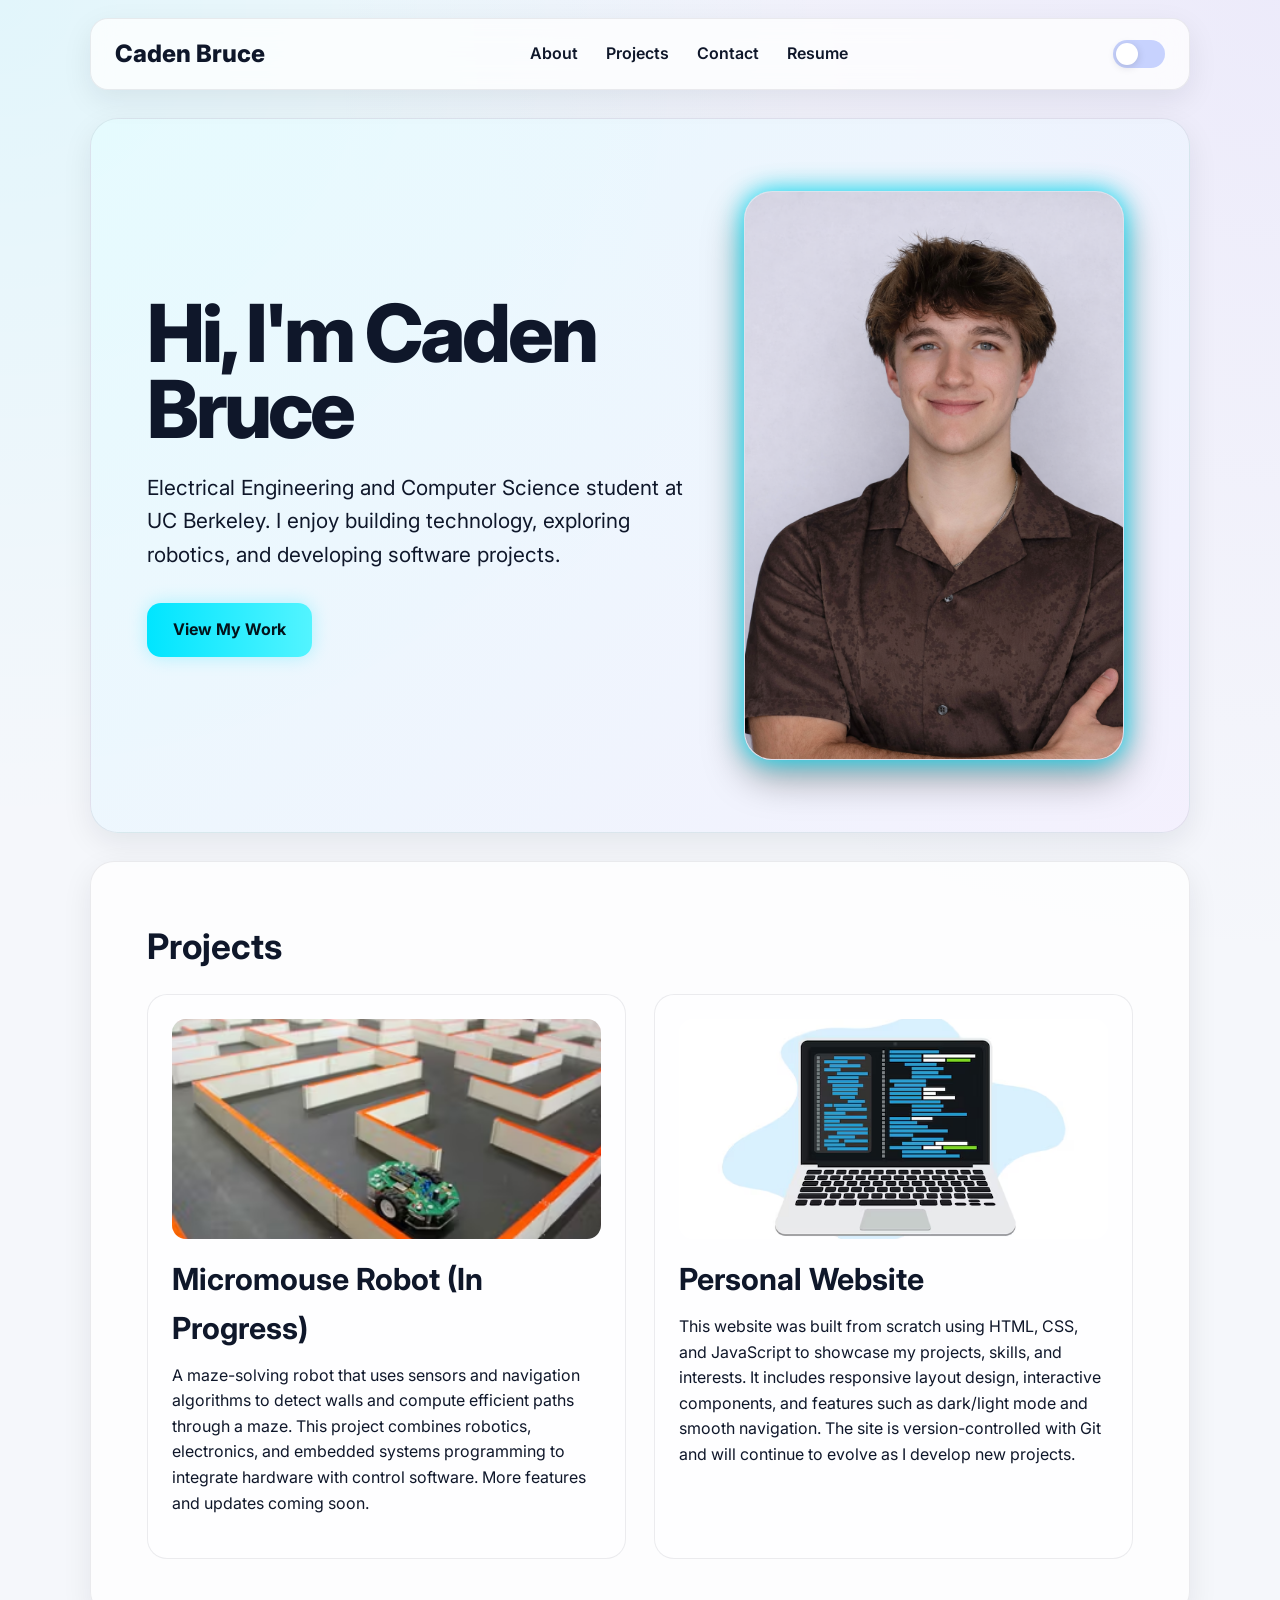
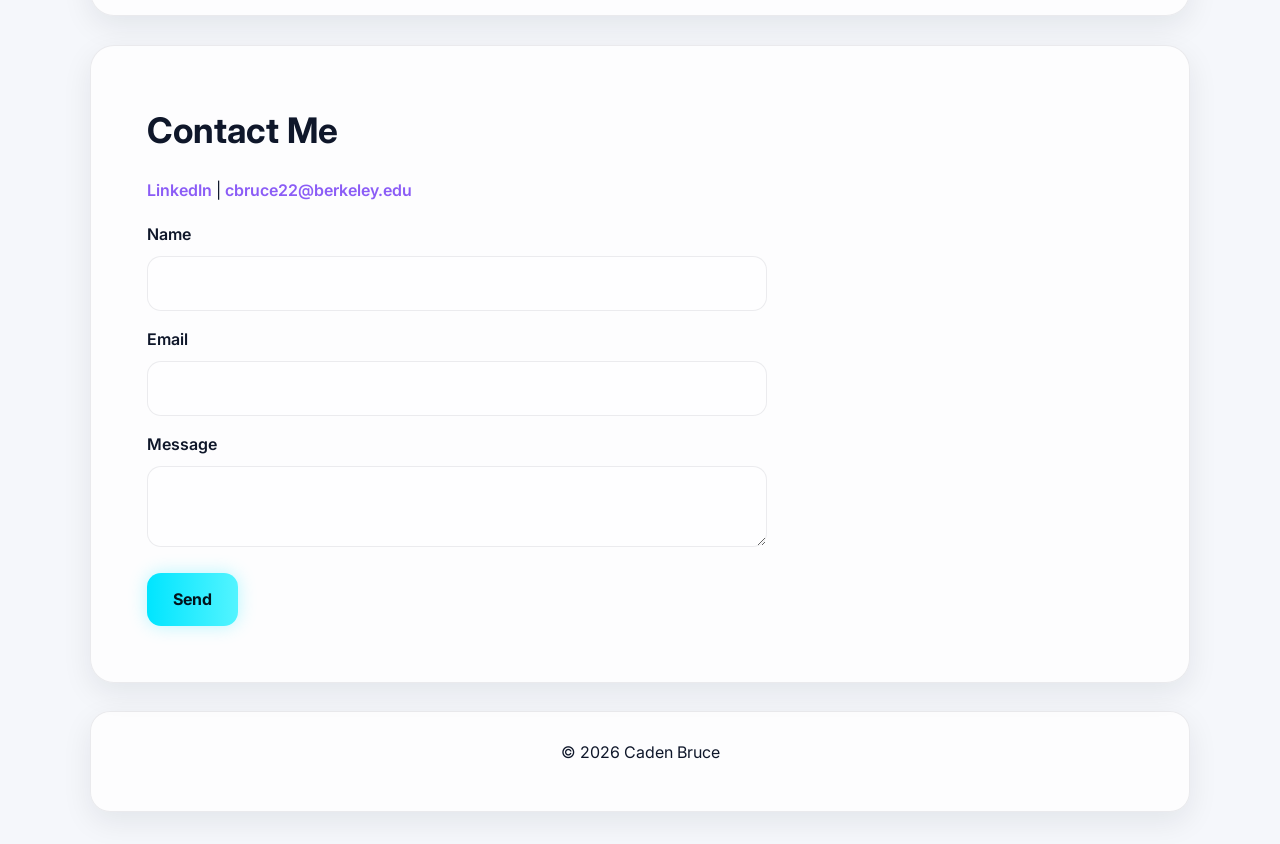
<file: index.html>
<!DOCTYPE html>
<html lag="en">

<head>

<meta charset="UTF-8">
<meta name="viewport" content="width=device-width, initial-scale=1.0">
<meta name="description" content="Personal website of Caden Bruce - UC Berkeley EECS student, programmer, and builder.">

<script>
  /* JS that runs before the page loads to apply dark mode if it was saved previously */
if (localStorage.getItem("theme") === "dark") {
  document.documentElement.classList.add("dark");
}
</script>

<title>Caden's Portfolio</title>

<link rel="stylesheet" href="style.css"> <!--connect CSS file to website-->

<link rel="preconnect" href="https://fonts.googleapis.com"> <!--connect early to google font servers-->
<link href="https://fonts.googleapis.com/css2?family=Inter:wght@300;400;600;700&display=swap" rel="stylesheet">
<!--import inter font with diff weights-->
</head>

<body>
    <body id="top">
  <div class="progress-bar"></div> <!--progress bar element for css-->

  <header class="navbar">
    <a href="#" class="logo">Caden Bruce</a> <!--links name to scroll to top of page-->

    <nav class="nav-links">
      <a href="about.html">About</a> <!--no # needed as it is a file path-->
      <a href="#projects">Projects</a> <!--# in front of projects and contact so browser knows its an ID-->
      <a href="#contact">Contact</a> 
      <a href="Resume/CadenBruce_Resume.pdf" target="_blank">Resume</a> <!--no # needed as it is a file path-->

    </nav>

    <label class="theme-switch"> <!--container for dark mode toggle switch-->
      <input type="checkbox" id="darkModeToggle"> <!--checkbox input that JS uses to toggle dark mode-->
      <span class="slider"></span> <!--make it look like a slider-->
    </label>
  </header>

 <!-- Hero Section -->
<section class="hero"> 

<div class="hero-text"> <!--container for text on left side-->

<h1>Hi, I'm Caden Bruce</h1>

<p>
Electrical Engineering and Computer Science student at UC Berkeley.
I enjoy building technology, exploring robotics, and developing software projects.
</p>

<div class="hero-buttons"> <!--container for buttons-->
<button class="primary-btn">View My Work</button> <!--button that scrolls to projects-->
</div>

</div>

<div class="hero-image"> <!--container for portrait image-->
<img src="Images/Portrait.png" alt="Caden Bruce">
</div>

</section>

<!-- Projects Section -->

<section id="projects" class="section">
<!-- section that contains your projects. ID allows navigation scrolling -->
<h2>Projects</h2> 

<div class="projects-grid"> <!--container that golds all project cards-->

<div class="project-card"> <!--individual project card-->

<img src="Images/micromouse.avif" alt="Micromouse Robot">

<h3>Micromouse Robot (In Progress)</h3>

<p>
A maze-solving robot that uses sensors and navigation algorithms to detect walls and 
compute efficient paths through a maze. This project combines robotics, electronics, and 
embedded systems programming to integrate hardware with control software. More features 
and updates coming soon.
</p>

</div>


<div class="project-card">

<img src="Images/Websitecover.avif" alt="Personal Website">

<h3>Personal Website</h3>

<p>
This website was built from scratch using HTML, CSS, and JavaScript to showcase my projects,
skills, and interests. It includes responsive layout design, interactive components, and 
features such as dark/light mode and smooth navigation. The site is version-controlled with
Git and will continue to evolve as I develop new projects.
</p>

</div>

</div>

</section>

<!-- Contact Section -->


<section id="contact" class="section"> 

<h2>Contact Me</h2>

<p class="contact-links"> <!--contact links for linkedin and email-->
  <a href="https://www.linkedin.com/in/cadenbruce/" target="_blank">LinkedIn</a> |
  <a href="mailto:cbruce22@berkeley.edu">cbruce22@berkeley.edu</a>
</p>

<form id="contact-form" action="https://formspree.io/f/mwvrpbnz" method="POST">
<!-- contact form that sends messages using Formspree -->
<label>Name</label>
<input type="text" name="name" required>

<label>Email</label>
<input type="email" name="email" required>

<label>Message</label>
<textarea name="message" required></textarea>

<button type="submit">Send</button>

</form>

</section>


<footer>

<p>© 2026 Caden Bruce</p>

</footer>


<script src="script.js"></script> <!--links JS file-->

</body>

</html>
</file>
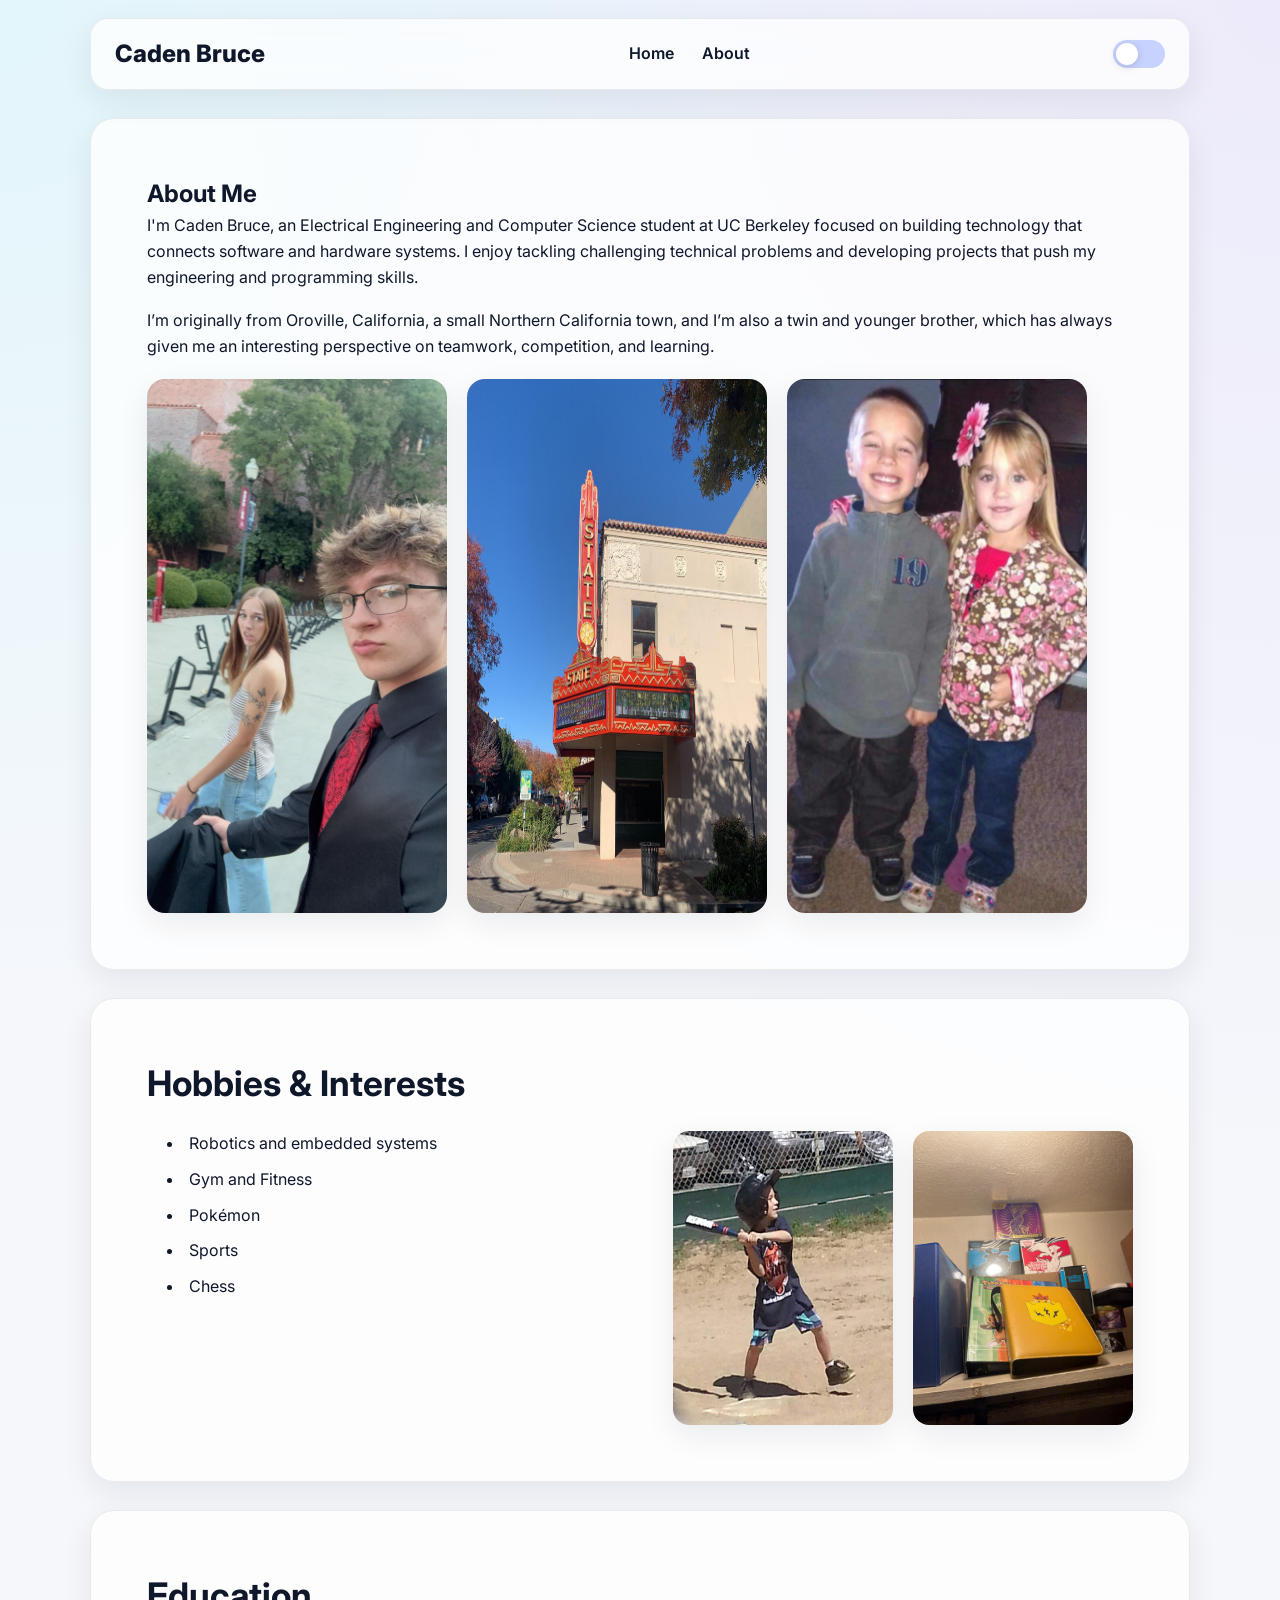
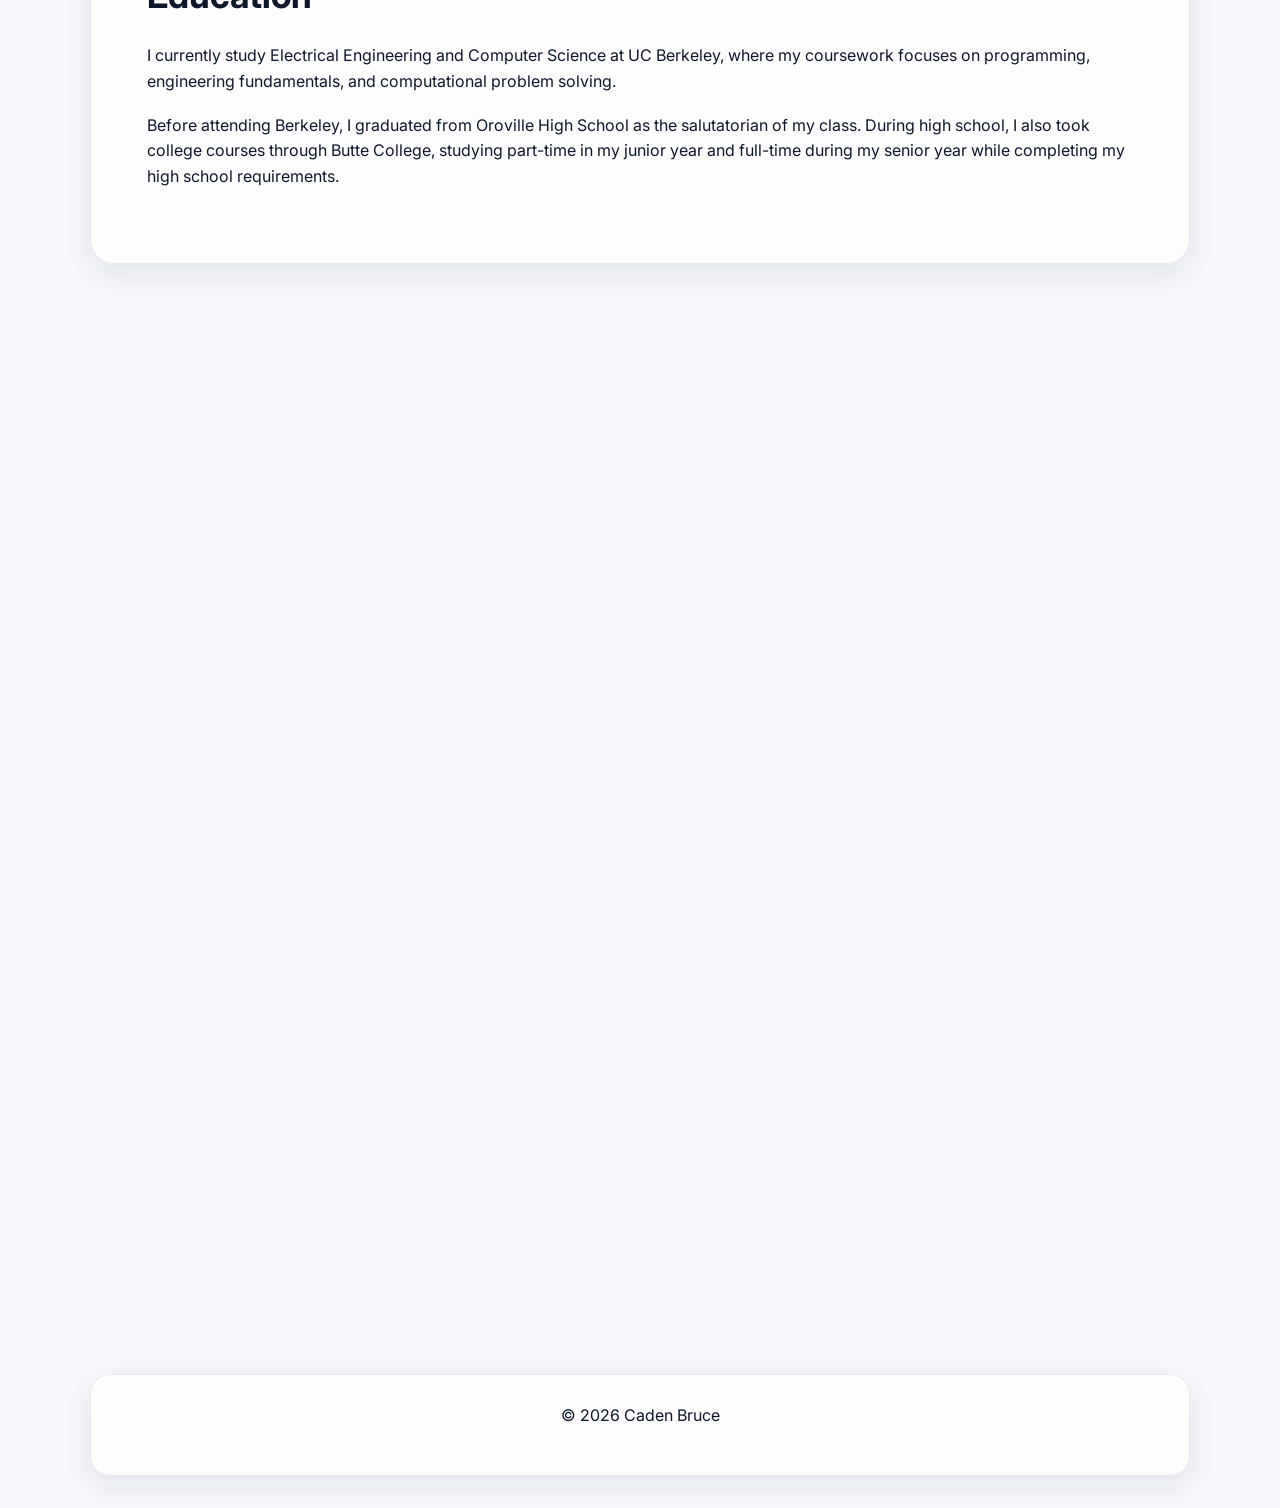
<file: about.html>
<!DOCTYPE html>
<html lang="en">

<head>

<meta charset="UTF-8">
<meta name="viewport" content="width=device-width, initial-scale=1.0"> <!--responsive for mobile devices-->
<meta name="description" content="About Caden Bruce - UC Berkeley EECS student"> <!-- description used by search engines when your site appears in results -->


<script>
  /* JS that checks if dark mode was previously selected, same as previous html page */

if (localStorage.getItem("theme") === "dark") {
  document.documentElement.classList.add("dark");
}
</script> <!-- if dark mode was saved in the browser, add the "dark" class to the page -->


<title>About | Caden Bruce</title> <!--title for browser tab-->

<link rel="stylesheet" href="style.css">

<link rel="preconnect" href="https://fonts.googleapis.com">
<link href="https://fonts.googleapis.com/css2?family=Inter:wght@300;400;600;700&display=swap" rel="stylesheet">

</head>

<body> <!-- beginning of visible webpage content -->


<div class="progress-bar"></div> <!--progress bar like main html page -->

<header class="navbar">
  <a href="#" class="logo" id="homeLogo">Caden Bruce</a> <!--name acts as website logo and links to top of page-->

  <nav class="nav-links"> <!--nav links for this page, linking nack to home or refresh current page-->
    <a href="index.html">Home</a>
    <a href="about.html">About</a>
  </nav>

  <label class="theme-switch"> <!--same dark mode toggle button as main html page as a checkbox with style elemnt slider action toggle-->
    <input type="checkbox" id="darkModeToggle">
    <span class="slider"></span>
  </label>
</header>

<section class="section">

<h1>About Me</h1>

<p>
I'm Caden Bruce, an Electrical Engineering and Computer Science student at UC Berkeley
focused on building technology that connects software and hardware systems. I enjoy tackling
challenging technical problems and developing projects that push my engineering and programming 
skills.
</p>

<p>
I’m originally from Oroville, California, a small Northern California town, and I’m also a 
twin and younger brother, which has always given me an interesting perspective on teamwork, competition, and 
learning.
</p>

<div class="about-images">
  <img src="Images/meandsis.JPG" alt="Caden Bruce">
  <img src="Images/orovilletheatre.jpg" alt="Caden Bruce">
  <img src="Images/meandsis2.jpeg" alt="Caden Bruce">
</div>
</section>

<section class="section">

<h2>Hobbies & Interests</h2>

<div class="hobbies-layout">

<ul class="hobby-list">
  <li>Robotics and embedded systems</li>
  <li>Gym and Fitness</li>
  <li>Pokémon</li>
  <li>Sports</li>
  <li>Chess</li>
</ul>

<div class="hobby-images">
  <img src="Images/baseball.jpg" alt="Sports">
  <img src="Images/pokemon.jpeg" alt="Pokemon">
</div>

</div>

</section>


<section class="section">

<h2>Education</h2>

<p>
I currently study Electrical Engineering and Computer Science at UC Berkeley, where my 
coursework focuses on programming, engineering fundamentals, and computational problem 
solving.
</p>

<p>
Before attending Berkeley, I graduated from Oroville High School as the salutatorian of my 
class. During high school, I also took college courses through Butte College, studying 
part-time in my junior year and full-time during my senior year while completing my high 
school requirements.
</p>

</section>


<section class="section">

<h2>Technical Interests</h2>

<ul>

<li>Robotics</li>
<li>Embedded systems</li>
<li>Software engineering</li>
<li>Artificial intelligence</li>
<li>Hardware-software integration</li>

</ul>

</section>

<section class="section">

<h2>Skills</h2>

<ul>

<li>
<strong>Programming:</strong> Python, HTML, CSS, JavaScript
</li>

<li>
<strong>Engineering & Hardware:</strong> Electronics prototyping, sensor integration, embedded systems, and hardware–software interfacing
</li>

<li>
<strong>Web Development:</strong> Building responsive websites using HTML, CSS, and JavaScript, including layout design, UI styling, and interactive components
</li>

<li>
<strong>Problem Solving:</strong> Algorithmic thinking, debugging complex programs, and breaking down technical challenges into manageable solutions
</li>

<li>
<strong>Tools & Technologies:</strong> GitHub, VS Code, and modern development tools used for coding, testing, and version control
</li>

</ul>

</section>

<section class="section">

<h2>Future Goals</h2>

<p>
My goal is to become an engineer who builds innovative technologies that combine software, 
robotics, and intelligent systems. I want to keep developing projects that challenge me and 
expand my abilities as a programmer and engineer. At the same time, a large part of my 
motivation comes from my family. My grandparents raised me and sacrificed a great deal to 
support my education. I work hard with the hope that one day I can give back to them and 
provide the same support and stability they gave me growing up.
</p>

</section>


<footer>

<p>© 2026 Caden Bruce</p>

</footer>


<script src="script.js"></script> <!--links JS file that conrols dark mode toggle, scrolling, and more-->

</body>

</html>
</file>
<file: style.css>
/* RESET*/

* {
  margin: 0;     /* removes default browser margin from ALL elements */
  padding: 0;    /* removes default browser padding */
  box-sizing: border-box;  /* makes width/height include padding and border */
}

/* THEME VARIABLES*/

:root {
  --bg: #f5f7fb; /* main background color */
  --text: #0f172a; /* main text color */
  --primary: #00e5ff; /* primary highlight color for light mode */
  --accent: #8b5cf6; /* secondary highlight color for some*/
  --card: rgba(255, 255, 255, 0.75); /* card background */
  --border: rgba(15, 23, 42, 0.08); /* subtle border color */
  --shadow: 0 10px 30px rgba(15, 23, 42, 0.08); /* default box shadow */

}

.dark {
  --bg: #050505; /* darker page background */
  --text: #f5f5f5; /* light text for dark mode */


  --primary: #ff2d2d; /* red primary highlight */
  --accent: #b91c1c;  /* darker red accent */

  --card: rgba(20, 20, 20, 0.82); /* darker cards */
  --border: rgba(255, 255, 255, 0.06); /* lighter border for dark mode */

  --shadow: 0 12px 30px rgba(0, 0, 0, 0.6); /* stronger shadow */
}

/*GLOBAL*/

html {
  scroll-behavior: smooth; /* extra backup to make anchor links scroll smoothly */
}

body {
  font-family: "Inter", sans-serif; /* sets site font */
  background:
    radial-gradient(circle at top left, rgba(0, 229, 255, 0.08), transparent 30%),
    radial-gradient(circle at top right, rgba(139, 92, 246, 0.08), transparent 35%),
    var(--bg);
  color: var(--text); /* text color from theme variables */
  line-height: 1.6;   /* spacing between lines of text */

  transition: /*transition smoothly*/
    background 0.4s ease,
    color 0.4s ease;
} 

/* dark mode background glow */

.dark body {
  background:
    radial-gradient(circle at top left, rgba(255, 45, 45, 0.18), transparent 35%),
    radial-gradient(circle at top right, rgba(185, 28, 28, 0.18), transparent 40%),
    var(--bg);
}

/* contact links */

.contact-links a {
  text-decoration: none;  /* removes underline */
  color: var(--accent);   /* accent color */
  font-weight: 600;       /* slightly bold */
  transition: 0.2s ease;  /* smooth hover animation */
}

.contact-links a:hover {
  color: var(--primary);    /* changes color on hover */
  text-shadow: 0 0 8px var(--primary);   /* glowing effect */
}

/*TYPOGRAPHY / BASIC ELEMENTS*/

h2 {
  font-size: 2.2rem;
  margin-bottom: 20px;
}

p {
  margin-bottom: 18px;
}

img {
  max-width: 100%;
  display: block;
}

ul {
  padding-left: 0;
  margin-left: 0;
  list-style-position: inside;
}

/*LOGO*/

.logo {
  text-decoration: none; /* removes underline */
  color: inherit;   /* uses parent text color */
  font-weight: 800;  /* bold */
  font-size: 1.5rem;
  cursor: pointer;   /* cursor becomes pointer */
}

.logo:hover {
  color: var(--primary);  /* glow highlight on hover */
}

/* PROGRESS BAR*/

.progress-bar {
  position: fixed;  /* stays at top of screen */
  top: 0;
  left: 0;
  height: 4px;   /* thin bar */
  width: 0%;     /* JS increases this as user scrolls */
  background: linear-gradient(90deg, var(--primary), var(--accent));
  z-index: 2000;  /* ensures it appears above everything */
}

/*NAVBAR*/

.navbar {
  position: sticky;  /* sticks to top when scrolling */
  top: 0;
  z-index: 1000;

  width: min(1100px, calc(100% - 32px));
  margin: 18px auto 0;
  padding: 16px 24px;

  display: flex;
  align-items: center;
  justify-content: space-between;
  gap: 24px;

  background: var(--card);
  border: 1px solid var(--border);
  border-radius: 18px;
  backdrop-filter: blur(14px);
  box-shadow: var(--shadow);

  transition: background 0.3s ease;
}

.nav-links {
  display: flex;
  align-items: center;
  gap: 28px;
  flex-wrap: wrap;
}

.nav-links a {
  text-decoration: none;
  color: var(--text);
  font-weight: 600;
  transition: 0.2s ease;
}

.nav-links a:hover {
  color: var(--primary);
  text-shadow: 0 0 8px var(--primary);
}

/*THEME SWITCH*/

.theme-switch {
  position: relative; /* allows child elements to be positioned inside */
  width: 52px;
  height: 28px;
  flex: 0 0 auto;   /* prevents flexbox from stretching or shrinking it */
}

.theme-switch input {
  opacity: 0;  /* makes the checkbox invisible */
  width: 0;   /* removes visual width */
  height: 0;   /* removes visual height */
}

.slider {
  position: absolute;  /* positions relative to .theme-switch */
  inset: 0;    /* shorthand for top:0 right:0 bottom:0 left:0 */
  cursor: pointer;   /* shows pointer cursor when hovering */
  border-radius: 999px;  /* creates pill-shaped switch */
  background: #c7d2fe;
  transition: 0.3s ease;  /* smooth animation when toggled */
}

.slider::before {
  content: "";   /* required for pseudo-element to render */
  position: absolute;
  width: 22px;
  height: 22px;
  left: 3px;
  top: 3px;
  border-radius: 50%;
  background: white;
  transition: 0.3s ease;
  box-shadow: 0 2px 8px rgba(0, 0, 0, 0.15);
}
/* when checkbox is checked, change switch background */
.theme-switch input:checked + .slider {
  background: linear-gradient(90deg, var(--primary), var(--accent));
}
/* when checked, move the toggle knob to the right */
.theme-switch input:checked + .slider::before {
  transform: translateX(24px);
}

/* HERO SECTION*/

.hero {
  width: min(1100px, calc(100% - 32px)); /* responsive container width */
  margin: 28px auto 0;   /* center horizontally */
  padding: 72px 56px;   /* inner spacing */

  display: grid;  /* uses CSS grid layout */
  grid-template-columns: 1.15fr 0.85fr;  /* text column wider than image */
  align-items: center;  /* vertically centers content */
  gap: 48px;  /* space between columns */

  background: linear-gradient(
      135deg,
      rgba(0, 229, 255, 0.08),
      rgba(139, 92, 246, 0.08)
    ),
    var(--card);  /* gradient overlay + card background */

  border: 1px solid var(--border);  /* subtle border */
  border-radius: 28px;             /* rounded container */
  box-shadow: var(--shadow);       /* soft drop shadow */

  transition: background 0.4s ease;  /* smooth background change for dark mode */
}

.dark .hero {
  background: linear-gradient(
      135deg,
      rgba(255, 45, 45, 0.08),
      rgba(185, 28, 28, 0.08)
    ),
    var(--card);
}

.hero-text h1 {
  font-size: clamp(3rem, 7vw, 5rem);  /* responsive heading size */
  line-height: 0.95;      /* tighter line spacing */
  margin-bottom: 24px;    /* space below heading */
  font-weight: 800;  /* very bold */
  letter-spacing: -0.04em;  /* tighter letters for modern look */
}

.hero-text p {
  font-size: 1.3rem;   /* larger intro text */
  max-width: 650px;    /* limits width for readability */
  margin-bottom: 32px;    /* space below paragraph */
}

.hero-image {
  display: flex;    /* flexbox for centering */
  justify-content: center; /* horizontal center */
  align-items: center; /* vertical center */
}

.hero-image img {
  width: 380px;
  height: auto;
  border-radius: 28px;  /* rounded image corners */
  border: 1px solid var(--border);  
  display: block;

  box-shadow:
    0 0 24px var(--primary),       /* glowing effect */
    0 16px 40px rgba(0,0,0,0.4);   /* deep shadow */
}

/* SECTIONS*/

.section {
  width: min(1100px, calc(100% - 32px));  /* responsive container width */
  margin: 28px auto 0;
  padding: 56px;
  background: var(--card);
  border: 1px solid var(--border);
  border-radius: 24px;
  box-shadow: var(--shadow);

  opacity: 0;                   /* initially hidden */
  transform: translateY(30px);   /* slightly lowered */
  transition:
    opacity 0.6s ease,
    transform 0.6s ease,
    background 0.4s ease;
}
/* triggered when JS adds "revealed" class */
.section.revealed {
  opacity: 1;
  transform: translateY(0);
}
/* performance optimization */
.section {
  will-change: transform, opacity;
}

/*PROJECTS*/

.projects-grid {
  display: grid;
  grid-template-columns: repeat(2, minmax(0, 1fr)); /* 2 equal columns */
  gap: 28px;                                        /* spacing between cards */

}

.project-card {
  background: rgba(255, 255, 255, 0.35);
  border: 1px solid var(--border);
  border-radius: 20px;
  padding: 24px;

  transition:
    transform 0.25s ease,
    box-shadow 0.25s ease,
    border-color 0.25s ease;
}

.dark .project-card {
  background: rgba(255, 255, 255, 0.02);
}

.project-card:hover {
  transform: translateY(-6px);  /* lifts card upward */
  border-color: var(--primary);

  box-shadow:
    0 0 18px var(--primary),                /* glow */
    0 18px 35px rgba(15, 23, 42, 0.14);
}

.project-card img {
  width: 100%;
  height: 220px;
  object-fit: cover;   /* prevents image distortion */
  border-radius: 14px;
  margin-bottom: 16px;
}

.project-card h3 {
  font-size: 1.9rem;
  margin-bottom: 10px;
}

/*HOBBIES*/

.hobby-list {
  padding-left: 20px;  /* spacing for bullet list */
}

.hobby-list li {
  margin-bottom: 10px;   /* space between list items */
}

.hobbies-layout {
  display: flex;
  align-items: flex-start;
  justify-content: space-between;
  gap: 40px;
}

.hobby-images {
  display: flex;
  flex-direction: row;
  gap: 20px;
}

.hobby-images img {
  width: 220px;
  max-width: 100%;
  height: auto;
  border-radius: 16px;
  box-shadow: var(--shadow);
}

/*ABOUT PAGE IMAGES*/

.about-images {
  display: flex;
  gap: 20px;
  margin-top: 20px;
  flex-wrap: wrap;   /* wraps images on smaller screens */
}

.about-images img {
  width: 300px;
  border-radius: 18px;
  box-shadow: var(--shadow);
}

/*FORM*/

form {
  max-width: 620px;
}

form label {
  display: block;  /* makes each label appear on its own line */
  margin: 16px 0 8px;  /* adds space above and below the label */
  font-weight: 600;
}

input,
textarea {
  width: 100%;
  padding: 14px 16px;
  border-radius: 14px;
  border: 1px solid var(--border);
  background: rgba(255, 255, 255, 0.45);
  color: var(--text);
  font: inherit;
}

.dark input,
.dark textarea {
  background: rgba(255, 255, 255, 0.03);
}

input:focus,
textarea:focus {
  outline: none; /* removes default browser outline */
  border-color: var(--primary);    /* changes border color to highlight color */
  box-shadow: 0 0 0 4px rgba(0, 229, 255, 0.12);  /* glow ring around input */
}

/*BUTTONS*/

.primary-btn,
form button {
  display: inline-flex;    /* allows flexbox alignment inside the button */
  align-items: center;
  justify-content: center;

  padding: 14px 26px;
  border: none;
  border-radius: 14px;  /* rounded button corners */
  cursor: pointer;

  font: inherit;    /* Uses the page font */
  font-weight: 700;

  color: #03131b;   /* dark text color */

  background: linear-gradient(90deg, var(--primary), #53f4ff);

  box-shadow: 0 0 18px rgba(0, 229, 255, 0.28);

  transition:
    transform 0.2s ease,  /* smooth movement animation */
    box-shadow 0.2s ease,   /* smooth shadow animation */
    filter 0.2s ease;      /* smooth brightness change */
}

.primary-btn:hover,
form button:hover {
  transform: translateY(-2px);   /* slightly lifts button upward */
  filter: brightness(1.03);      /* makes button slightly brighter */

  box-shadow:
    0 0 14px var(--primary),
    0 0 28px var(--accent);
      /* stronger glow on hover */

}

.dark .primary-btn,
.dark form button {

  background: linear-gradient(90deg, #ff2d2d, #b91c1c);
    /* red gradient background for dark mode */

  color: white;
    /* white text for better contrast */


  box-shadow:
    0 0 10px rgba(255,45,45,0.5),
    0 0 20px rgba(185,28,28,0.4);
    /* red glow */
}

.dark .primary-btn:hover,
.dark form button:hover {

  transform: translateY(-2px);

  box-shadow:
    0 0 16px rgba(255,45,45,0.8),
    0 0 32px rgba(185,28,28,0.6);
}

form button {
  margin-top: 18px;
}

/*FOOTER*/

footer {
  width: min(1100px, calc(100% - 32px));
  margin: 28px auto 32px;
  padding: 28px;
  text-align: center;

  color: var(--text);
  background: var(--card);
  border: 1px solid var(--border);
  border-radius: 20px;
  box-shadow: var(--shadow);
}

/*RESPONSIVE DESIGN*/

/* these styles apply when the screen is smaller than 900px */

@media (max-width: 900px) {
      /* navbar adjusts for smaller screens */

  .navbar {
    padding: 16px 18px;
    flex-wrap: wrap;
  }
      /* hero section becomes single column */

  .hero {
    grid-template-columns: 1fr;
    padding: 44px 24px;
    text-align: center;
  }
    /* centers hero paragraph text */

  .hero-text p {
    margin-left: auto;
    margin-right: auto;
  }
    /* projects switch from 2 columns to 1 column */

  .projects-grid {
    grid-template-columns: 1fr;
  }

  /* reduces padding for sections and footer */

  .section,
  footer {
    padding: 32px 24px;
  }

}
</file>
